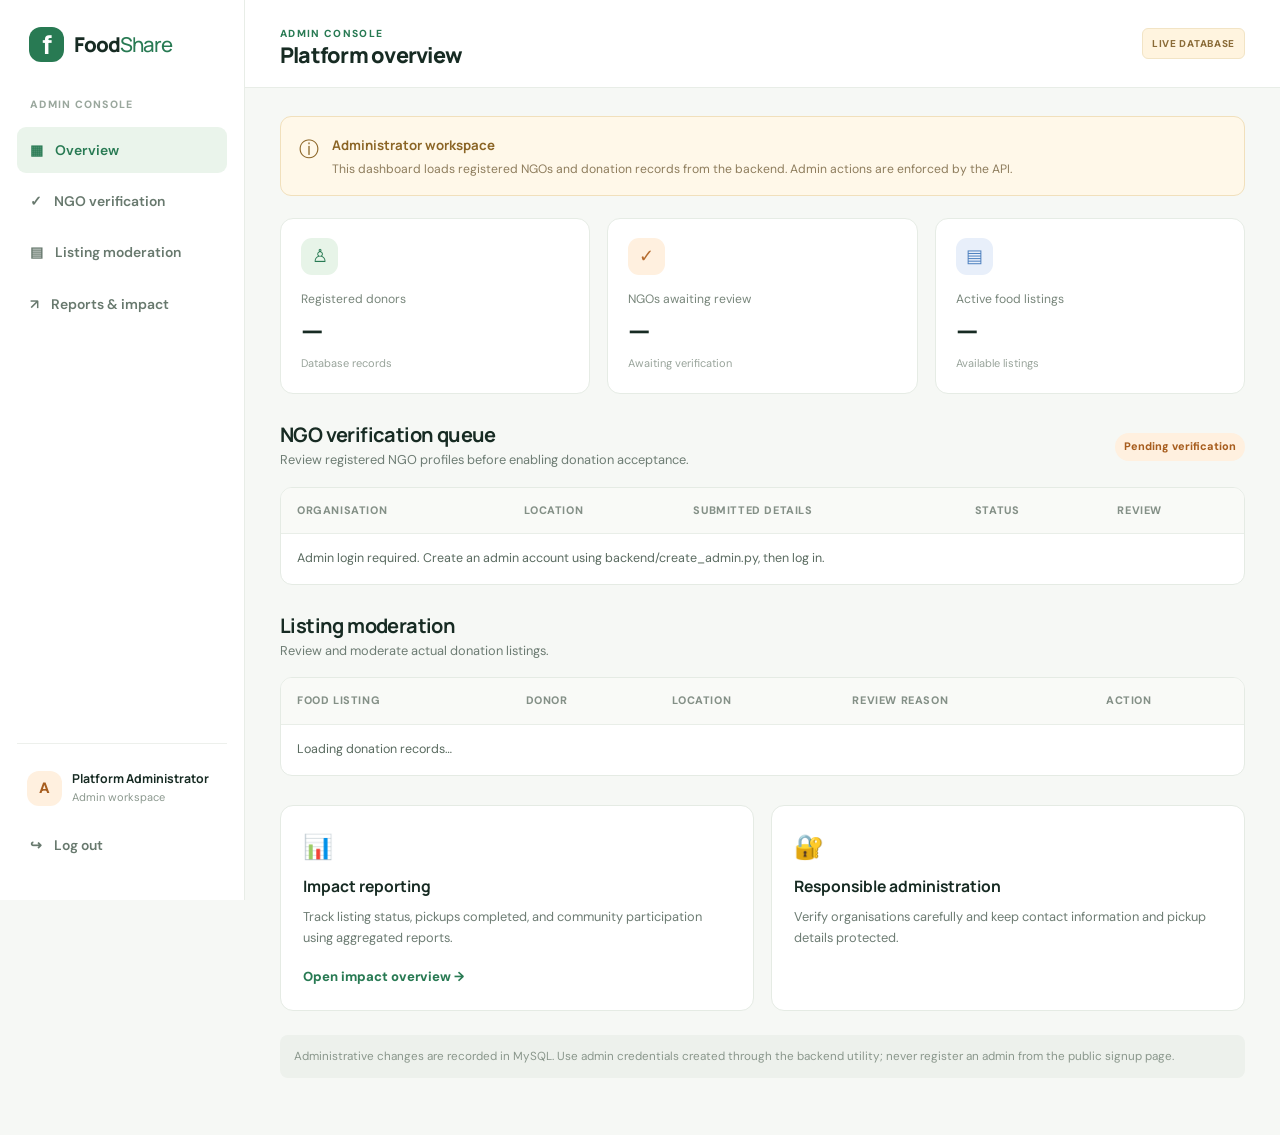
<file: Food Sharing Platform/frontend/admin-dashboard.html>
<!DOCTYPE html><html lang="en"><head><meta charset="UTF-8"><meta name="viewport" content="width=device-width, initial-scale=1.0"><title>Admin Dashboard | FoodShare</title><link rel="stylesheet" href="style.css"></head><body class="dashboard-body"><div class="app-shell"><aside class="sidebar" id="sidebar"><a class="brand" href="index.html"><span class="brand-mark">f</span><span>Food<span class="brand-light">Share</span></span></a><div class="sidebar-label">ADMIN CONSOLE</div><a class="side-link active" href="admin-dashboard.html">▦ <span>Overview</span></a><a class="side-link" href="#verification">✓ <span>NGO verification</span></a><a class="side-link" href="#moderation">▤ <span>Listing moderation</span></a><a class="side-link" href="impact.html">↗ <span>Reports & impact</span></a><div class="sidebar-bottom"><div class="sidebar-user"><span class="user-avatar admin-avatar">A</span><div><strong>Platform Administrator</strong><small>Admin workspace</small></div></div><button class="side-link side-button" onclick="logout()">↪ <span>Log out</span></button></div></aside><main class="dashboard-main"><header class="dash-topbar"><button class="menu-toggle dash-menu" onclick="toggleSidebar()">☰</button><div><span class="eyebrow">ADMIN CONSOLE</span><h1>Platform overview</h1></div><div class="topbar-actions"><span class="demo-pill">LIVE DATABASE</span></div></header><div class="dash-content"><div class="admin-alert"><span>ⓘ</span><div><strong>Administrator workspace</strong><p>This dashboard loads registered NGOs and donation records from the backend. Admin actions are enforced by the API.</p></div></div><div class="stat-grid"><article class="stat-card"><span class="stat-icon green-bg">♙</span><small>Registered donors</small><strong>—</strong><span class="stat-foot">Database records</span></article><article class="stat-card"><span class="stat-icon orange-bg">✓</span><small>NGOs awaiting review</small><strong id="pendingNgoCount">—</strong><span class="stat-foot">Awaiting verification</span></article><article class="stat-card"><span class="stat-icon blue-bg">▤</span><small>Active food listings</small><strong>—</strong><span class="stat-foot">Available listings</span></article></div><section class="dash-section" id="verification"><div class="section-title-row"><div><h2>NGO verification queue</h2><p>Review registered NGO profiles before enabling donation acceptance.</p></div><span class="tag tag-orange" id="pendingNgoTag">Pending verification</span></div><div class="table-wrap"><table><thead><tr><th>Organisation</th><th>Location</th><th>Submitted details</th><th>Status</th><th>Review</th></tr></thead><tbody id="adminNgoRows"><tr><td colspan="5">Loading registered NGOs…</td></tr></tbody></table></div></section><section class="dash-section" id="moderation"><div class="section-title-row"><div><h2>Listing moderation</h2><p>Review and moderate actual donation listings.</p></div></div><div class="table-wrap"><table><thead><tr><th>Food listing</th><th>Donor</th><th>Location</th><th>Review reason</th><th>Action</th></tr></thead><tbody><tr><td colspan="5">Loading donation records…</td></tr></tbody></table></div></section><div class="two-col-dash"><section class="dash-panel"><div class="panel-icon">📊</div><h3>Impact reporting</h3><p>Track listing status, pickups completed, and community participation using aggregated reports.</p><a class="text-link" href="impact.html">Open impact overview →</a></section><section class="dash-panel"><div class="panel-icon">🔐</div><h3>Responsible administration</h3><p>Verify organisations carefully and keep contact information and pickup details protected.</p></section></div><p class="prototype-note">Administrative changes are recorded in MySQL. Use admin credentials created through the backend utility; never register an admin from the public signup page.</p></div></main></div><div id="toast" class="toast"></div><script src="script.js"></script></body></html>
</file>
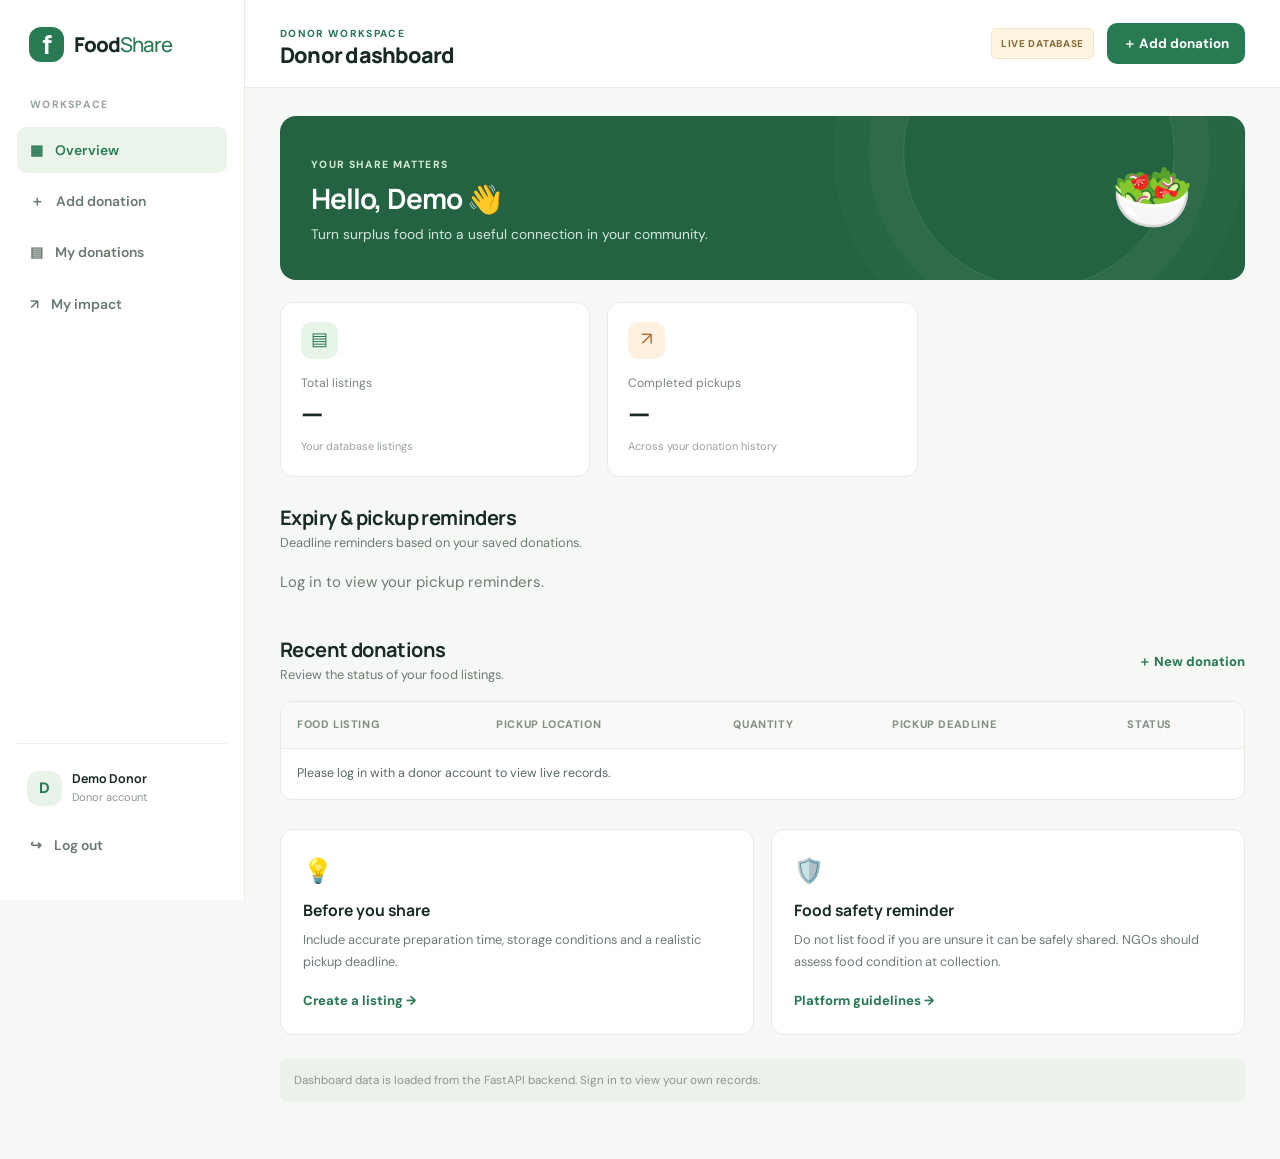
<file: Food Sharing Platform/frontend/donor-dashboard.html>
<!DOCTYPE html><html lang="en"><head><meta charset="UTF-8"><meta name="viewport" content="width=device-width, initial-scale=1.0"><title>Donor Dashboard | FoodShare</title><link rel="stylesheet" href="style.css"></head><body class="dashboard-body"><div class="app-shell"><aside class="sidebar" id="sidebar"><a class="brand" href="index.html"><span class="brand-mark">f</span><span>Food<span class="brand-light">Share</span></span></a><div class="sidebar-label">WORKSPACE</div><a class="side-link active" href="donor-dashboard.html">▦ <span>Overview</span></a><a class="side-link" href="add-donation.html">＋ <span>Add donation</span></a><a class="side-link" href="donor-dashboard.html#donations">▤ <span>My donations</span></a><a class="side-link" href="impact.html">↗ <span>My impact</span></a><div class="sidebar-bottom"><div class="sidebar-user"><span class="user-avatar">D</span><div><strong id="sideUserName">Demo Donor</strong><small>Donor account</small></div></div><button class="side-link side-button" onclick="logout()">↪ <span>Log out</span></button></div></aside><main class="dashboard-main"><header class="dash-topbar"><button class="menu-toggle dash-menu" onclick="toggleSidebar()">☰</button><div><span class="eyebrow">DONOR WORKSPACE</span><h1>Donor dashboard</h1></div><div class="topbar-actions"><span class="demo-pill">LIVE DATABASE</span><a href="add-donation.html" class="btn btn-primary btn-small">＋ Add donation</a></div></header><div class="dash-content"><div class="welcome-banner"><div><span class="eyebrow eyebrow-light">YOUR SHARE MATTERS</span><h2 id="donorWelcome">Hello, donor 👋</h2><p>Turn surplus food into a useful connection in your community.</p></div><div class="welcome-emoji">🥗</div></div><div class="stat-grid"><article class="stat-card"><span class="stat-icon green-bg">▤</span><small>Total listings</small><strong id="donorTotal">—</strong><span class="stat-foot">Your database listings</span></article><article class="stat-card"><span class="stat-icon orange-bg">↗</span><small>Completed pickups</small><strong id="donorCompleted">—</strong><span class="stat-foot">Across your donation history</span></article></div>
<section class="dash-section" id="expiryAlerts"><div class="section-title-row"><div><h2>Expiry & pickup reminders</h2><p>Deadline reminders based on your saved donations.</p></div></div><div id="donorAlerts" class="alerts-list"><p>Loading deadline reminders…</p></div></section>
<section class="dash-section" id="donations"><div class="section-title-row"><div><h2>Recent donations</h2><p>Review the status of your food listings.</p></div><a href="add-donation.html" class="text-link">＋ New donation</a></div><div class="table-wrap"><table><thead><tr><th>Food listing</th><th>Pickup location</th><th>Quantity</th><th>Pickup deadline</th><th>Status</th></tr></thead><tbody id="donorDonationRows"><tr><td colspan="5">Loading your database donations…</td></tr></tbody></table></div></section><div class="two-col-dash"><section class="dash-panel"><div class="panel-icon">💡</div><h3>Before you share</h3><p>Include accurate preparation time, storage conditions and a realistic pickup deadline.</p><a href="add-donation.html" class="text-link">Create a listing →</a></section><section class="dash-panel"><div class="panel-icon">🛡️</div><h3>Food safety reminder</h3><p>Do not list food if you are unsure it can be safely shared. NGOs should assess food condition at collection.</p><a href="index.html#impact" class="text-link">Platform guidelines →</a></section></div><p class="prototype-note">Dashboard data is loaded from the FastAPI backend. Sign in to view your own records.</p></div></main></div><div id="toast" class="toast"></div><script src="script.js"></script></body></html>
</file>
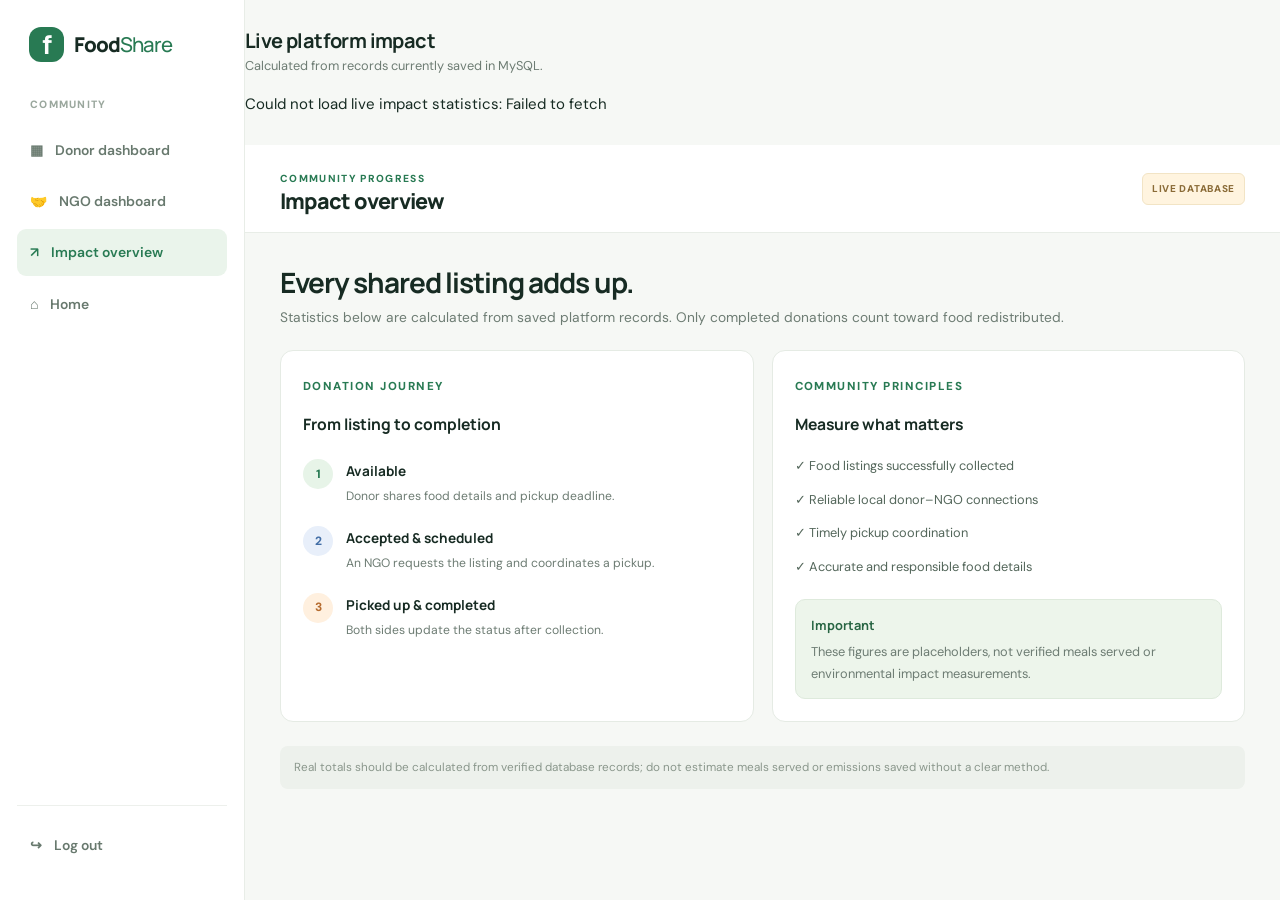
<file: Food Sharing Platform/frontend/impact.html>
<!DOCTYPE html><html lang="en"><head><meta charset="UTF-8"><meta name="viewport" content="width=device-width, initial-scale=1.0"><title>Impact Overview | FoodShare</title><link rel="stylesheet" href="style.css"></head><body class="dashboard-body"><div class="app-shell"><aside class="sidebar" id="sidebar"><a class="brand" href="index.html"><span class="brand-mark">f</span><span>Food<span class="brand-light">Share</span></span></a><div class="sidebar-label">COMMUNITY</div><a class="side-link" href="donor-dashboard.html">▦ <span>Donor dashboard</span></a><a class="side-link" href="ngo-dashboard.html">🤝 <span>NGO dashboard</span></a><a class="side-link active" href="impact.html">↗ <span>Impact overview</span></a><a class="side-link" href="index.html">⌂ <span>Home</span></a><div class="sidebar-bottom"><button class="side-link side-button" onclick="logout()">↪ <span>Log out</span></button></div></aside><main class="dashboard-main"><section class="dash-section"><div class="section-title-row"><div><h2>Live platform impact</h2><p>Calculated from records currently saved in MySQL.</p></div></div><div id="impactStats" class="stats-grid"><p>Loading statistics…</p></div></section><header class="dash-topbar"><button class="menu-toggle dash-menu" onclick="toggleSidebar()">☰</button><div><span class="eyebrow">COMMUNITY PROGRESS</span><h1>Impact overview</h1></div><span class="demo-pill">LIVE DATABASE</span></header><div class="dash-content"><div class="page-intro"><h2>Every shared listing adds up.</h2><p>Statistics below are calculated from saved platform records. Only completed donations count toward food redistributed.</p></div><div class="impact-content-grid"><section class="dash-panel"><span class="eyebrow">DONATION JOURNEY</span><h3>From listing to completion</h3><div class="journey-list"><div><span class="journey-dot green-dot">1</span><div><strong>Available</strong><p>Donor shares food details and pickup deadline.</p></div></div><div><span class="journey-dot blue-dot">2</span><div><strong>Accepted & scheduled</strong><p>An NGO requests the listing and coordinates a pickup.</p></div></div><div><span class="journey-dot orange-dot">3</span><div><strong>Picked up & completed</strong><p>Both sides update the status after collection.</p></div></div></div></section><section class="dash-panel"><span class="eyebrow">COMMUNITY PRINCIPLES</span><h3>Measure what matters</h3><ul class="principle-list"><li>✓ Food listings successfully collected</li><li>✓ Reliable local donor–NGO connections</li><li>✓ Timely pickup coordination</li><li>✓ Accurate and responsible food details</li></ul><div class="demo-hint"><strong>Important</strong><p>These figures are placeholders, not verified meals served or environmental impact measurements.</p></div></section></div><p class="prototype-note">Real totals should be calculated from verified database records; do not estimate meals served or emissions saved without a clear method.</p></div></main></div><div id="toast" class="toast"></div><script src="script.js"></script></body></html>
</file>
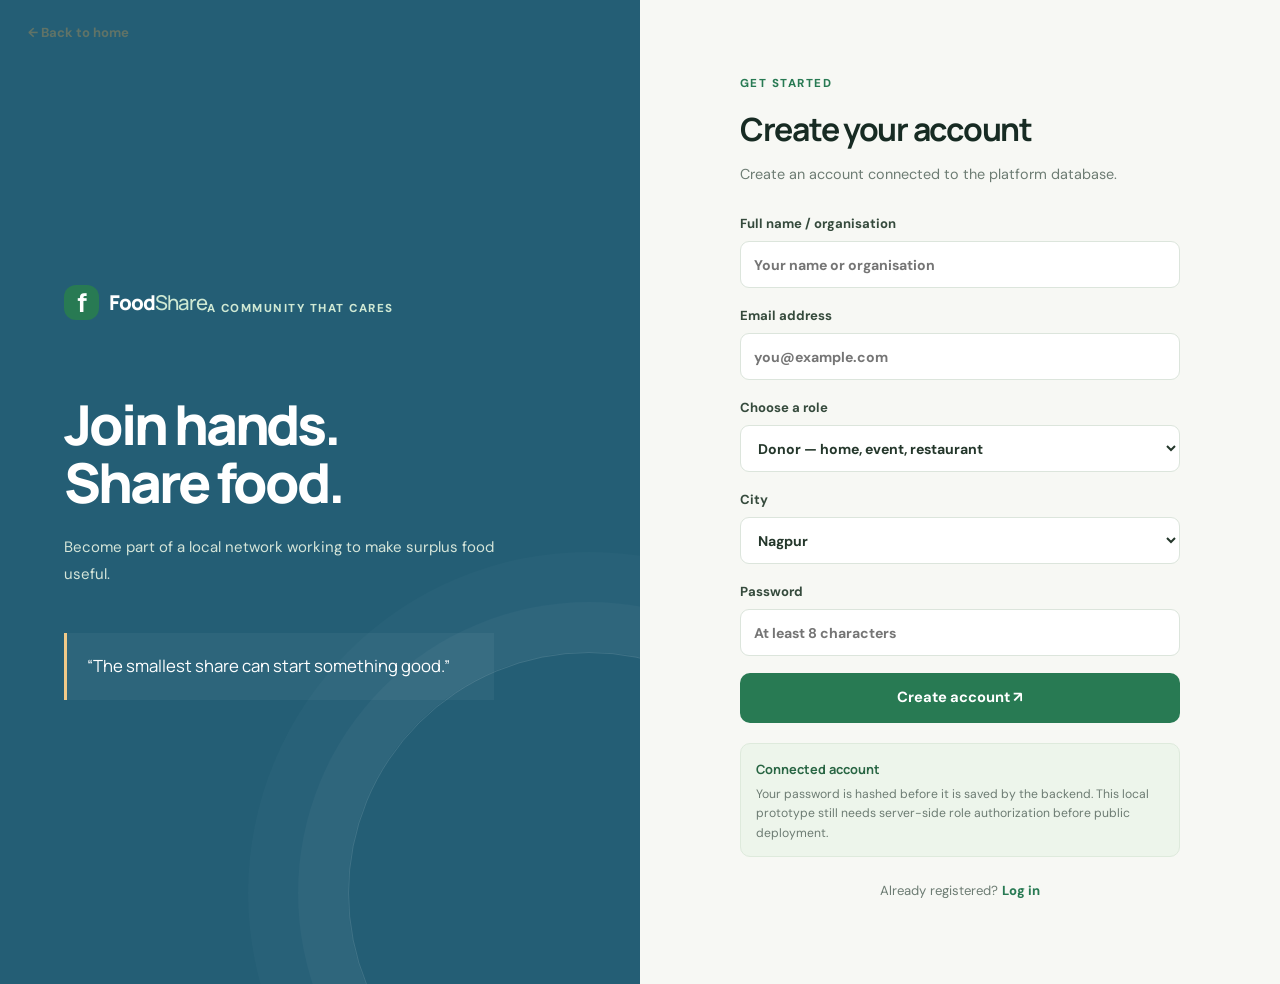
<file: Food Sharing Platform/frontend/register.html>
<!DOCTYPE html><html lang="en"><head><meta charset="UTF-8"><meta name="viewport" content="width=device-width, initial-scale=1.0"><title>Create account | FoodShare</title><link rel="stylesheet" href="style.css"></head><body class="auth-page"><a class="auth-back" href="index.html">← Back to home</a><div class="auth-layout"><div class="auth-art register-art"><div class="auth-art-content"><a class="brand brand-white" href="index.html"><span class="brand-mark">f</span><span>Food<span class="brand-light">Share</span></span></a><span class="eyebrow eyebrow-light">A COMMUNITY THAT CARES</span><h1>Join hands.<br>Share food.</h1><p>Become part of a local network working to make surplus food useful.</p><div class="auth-quote">“The smallest share can start something good.”</div></div></div><div class="auth-panel"><div class="auth-form-wrap"><span class="eyebrow">GET STARTED</span><h2>Create your account</h2><p class="muted">Create an account connected to the platform database.</p><form id="registerForm" onsubmit="return handleRegister(event)"><label>Full name / organisation<input id="regName" type="text" placeholder="Your name or organisation" required></label><label>Email address<input id="regEmail" type="email" placeholder="you@example.com" required></label><label>Choose a role<select id="regRole" required><option value="donor">Donor — home, event, restaurant</option><option value="ngo">NGO / Community organisation</option></select></label><label>City<select id="regCity" required><option>Nagpur</option><option>Indore</option></select></label><div id="ngoFields" hidden><label>Organisation name<input id="regOrganization" type="text" placeholder="Registered organisation name"></label><label>Collection capacity (kg)<input id="regCapacity" type="number" min="1" max="100000" value="50"></label><label>Accepted food categories<input id="regCategories" type="text" value="cooked meals,bakery,fresh produce,packaged food,dairy,other" maxlength="500"></label><div class="form-row"><label>Latitude (optional)<input id="regLatitude" type="number" min="-90" max="90" step="any" placeholder="21.1458"></label><label>Longitude (optional)<input id="regLongitude" type="number" min="-180" max="180" step="any" placeholder="79.0882"></label></div><p class="muted">New NGOs require administrator verification before accepting donations. If coordinates are omitted, the selected city's approximate centre is used.</p></div><label>Password<input id="regPassword" type="password" placeholder="At least 8 characters" minlength="8" required></label><button class="btn btn-primary btn-full" type="submit">Create account ↗</button></form><div class="demo-hint"><strong>Connected account</strong><p>Your password is hashed before it is saved by the backend. This local prototype still needs server-side role authorization before public deployment.</p></div><p class="auth-switch">Already registered? <a href="login.html">Log in</a></p></div></div></div><script src="script.js"></script></body></html>
</file>
<file: Food Sharing Platform/frontend/style.css>
@import url('https://fonts.googleapis.com/css2?family=DM+Sans:wght@400;500;600;700&family=Manrope:wght@400;500;600;700;800&display=swap');
:root{--green:#287a53;--green-dark:#175b3a;--green-soft:#e8f4eb;--ink:#172b23;--muted:#6d7c73;--line:#e3eae4;--cream:#f7f8f3;--white:#fff;--orange:#d98a43;--blue:#4e81bf;--shadow:0 12px 35px rgba(29,66,45,.08)}
*{box-sizing:border-box}html{scroll-behavior:smooth}body{margin:0;font-family:'DM Sans',sans-serif;color:var(--ink);background:#fff;font-size:15px;line-height:1.6}h1,h2,h3,h4,strong,.brand{font-family:'Manrope',sans-serif}h1,h2,h3,p{margin-top:0}h1{font-size:clamp(2.8rem,5.4vw,5rem);line-height:1.06;letter-spacing:-.055em;font-weight:800;margin-bottom:22px}h2{font-size:clamp(1.8rem,3.3vw,2.8rem);line-height:1.15;letter-spacing:-.04em;margin-bottom:15px}h3{font-size:1.12rem;line-height:1.3;margin-bottom:9px}p{color:var(--muted)}a{color:inherit;text-decoration:none}button,input,select,textarea{font:inherit}button,a,select{ -webkit-tap-highlight-color:transparent}.site-header{height:82px;padding:0 6.2%;display:flex;align-items:center;justify-content:space-between;border-bottom:1px solid #edf1eb;background:rgba(255,255,255,.94);position:sticky;top:0;z-index:20;backdrop-filter:blur(12px)}.brand{display:inline-flex;align-items:center;gap:10px;font-size:1.28rem;font-weight:800;letter-spacing:-.05em}.brand-mark{display:grid;place-items:center;width:35px;height:35px;border-radius:12px;background:var(--green);color:#fff;font-family:'Manrope',sans-serif;font-size:1.6rem;font-weight:800;line-height:1}.brand-light{font-weight:500;color:var(--green)}.nav-links{display:flex;align-items:center;gap:30px;font-size:.9rem;font-weight:600}.nav-links>a:not(.btn):hover,.site-footer a:hover{color:var(--green)}.nav-login{margin-left:10px}.btn{border:1px solid transparent;border-radius:10px;min-height:48px;padding:12px 19px;display:inline-flex;align-items:center;justify-content:center;gap:12px;font-weight:700;font-size:.92rem;cursor:pointer;transition:transform .18s,background .18s,border .18s}.btn:hover{transform:translateY(-1px)}.btn-primary{background:var(--green);color:#fff}.btn-primary:hover{background:var(--green-dark)}.btn-outline{background:transparent;border-color:#cbd8cd;color:var(--ink)}.btn-outline:hover{border-color:var(--green);color:var(--green)}.btn-light{background:#fff;color:var(--green-dark)}.btn-small{min-height:40px;padding:9px 15px;font-size:.84rem}.btn-full{width:100%}.btn-muted{background:#e7eee8!important;color:#607467!important}.text-green{color:var(--green)}.hero{padding:78px 8.3% 68px;display:grid;grid-template-columns:1.02fr .98fr;align-items:center;gap:5.5%;max-width:1600px;margin:auto;overflow:hidden}.eyebrow{display:inline-flex;align-items:center;gap:9px;color:var(--green);font-size:.72rem;letter-spacing:.13em;font-weight:800;margin-bottom:18px}.dot{height:8px;width:8px;background:#65ad7c;border-radius:50%;box-shadow:0 0 0 4px #e7f4e9}.hero-sub{font-size:1.05rem;line-height:1.8;max-width:540px;margin-bottom:28px}.hero-actions{display:flex;gap:12px;flex-wrap:wrap}.hero-proof{display:flex;align-items:center;gap:14px;margin-top:35px}.avatar-stack{display:flex}.avatar-stack span{width:37px;height:37px;border-radius:50%;display:grid;place-items:center;background:#f1f5ec;border:3px solid white;margin-right:-8px;font-size:1rem}.hero-proof strong,.hero-proof small{display:block}.hero-proof strong{font-size:.78rem}.hero-proof small{font-size:.74rem;color:var(--muted)}.hero-visual{height:475px;position:relative}.hero-photo{width:100%;height:100%;object-fit:cover;border-radius:42% 42% 18px 18px;box-shadow:var(--shadow)}.hero-visual:after{content:"";position:absolute;inset:0;border-radius:42% 42% 18px 18px;background:linear-gradient(180deg,transparent 60%,rgba(16,43,28,.14));pointer-events:none}.floating-card{position:absolute;z-index:2;background:#fff;box-shadow:0 15px 45px #173e2920;border:1px solid #edf0eb;border-radius:15px;padding:13px 17px;display:flex;align-items:center;gap:12px}.float-top{top:48px;left:-36px}.float-bottom{bottom:36px;right:-24px}.float-icon{width:42px;height:42px;display:grid;place-items:center;background:#e9f5e9;border-radius:12px;color:var(--green);font-size:1.35rem}.float-icon.orange{background:#fff0e1;color:#c47732}.floating-card strong,.floating-card small{display:block}.floating-card strong{font-size:.83rem}.floating-card small{font-size:.72rem;color:var(--muted)}.hero-sticker{position:absolute;z-index:3;right:22px;top:16px;background:#f4ce8b;color:#503b1c;width:90px;height:90px;border-radius:50%;display:grid;align-content:center;text-align:center;line-height:1.25;font-size:.8rem;transform:rotate(9deg)}.hero-sticker b{font-size:.93rem}.trust-strip{background:#f6f8f2;display:grid;grid-template-columns:repeat(4,1fr);padding:25px 9%;gap:20px}.trust-strip div{display:flex;align-items:center;gap:13px;border-right:1px solid #dfe7dd}.trust-strip div:last-child{border:0}.trust-strip strong{font-size:.75rem;color:var(--green)}.trust-strip span{font-size:.87rem;font-weight:700}.section{padding:85px 8.3%;max-width:1600px;margin:auto}.section-soft{background:var(--cream);max-width:none}.section-soft>*{max-width:1320px;margin-left:auto;margin-right:auto}.section-heading{max-width:700px;text-align:center;margin-bottom:35px}.section-heading p{max-width:560px;margin:0 auto}.row-heading{max-width:none;text-align:left;display:flex;justify-content:space-between;align-items:end;gap:20px}.row-heading p{margin-bottom:0}.steps-grid{display:grid;grid-template-columns:repeat(3,1fr);gap:22px}.step-card{position:relative;background:#fff;border:1px solid #e9eee7;border-radius:17px;padding:28px 27px;min-height:230px}.step-number{position:absolute;top:24px;right:25px;font-size:.76rem;color:#a1afa3;font-weight:800}.step-icon{font-size:1.65rem;width:55px;height:55px;border-radius:16px;background:#eaf4e9;display:grid;place-items:center;margin-bottom:22px}.step-card:nth-child(2) .step-icon{background:#fff0df}.step-card:nth-child(3) .step-icon{background:#e9effa}.step-card p{font-size:.91rem;margin-bottom:0;line-height:1.75}.filter-bar{display:flex;gap:12px;margin:28px 0 23px}.search-box{display:flex;align-items:center;gap:9px;flex:1;min-width:180px;padding:0 14px;border:1px solid var(--line);border-radius:10px;color:#849188;background:#fff;font-size:1.25rem}.search-box input{border:0;outline:0;width:100%;height:46px;color:var(--ink);font-size:.88rem;background:transparent}.filter-bar select{min-width:160px;border:1px solid var(--line);border-radius:10px;background:#fff;padding:0 14px;color:#516258;outline-color:#9fc5a8}.listing-grid{display:grid;grid-template-columns:repeat(3,1fr);gap:22px}.food-card{border:1px solid #e6ece5;border-radius:16px;overflow:hidden;background:#fff;transition:transform .2s,box-shadow .2s}.food-card:hover{transform:translateY(-3px);box-shadow:var(--shadow)}.food-card>img{width:100%;height:190px;object-fit:cover;background:#e7eee5}.food-card-body{padding:18px 19px 19px}.card-topline{display:flex;align-items:center;justify-content:space-between;gap:8px;margin-bottom:11px}.tag{display:inline-flex;align-items:center;border-radius:100px;padding:5px 9px;font-size:.68rem;font-weight:800;white-space:nowrap}.tag-green{background:#e5f3e7;color:#287a53}.tag-orange{background:#fff0df;color:#a75d1e}.tag-blue{background:#e8effa;color:#426ea6}.time-left{font-size:.72rem;color:#9a7040}.food-card h3{font-size:1.08rem;margin-bottom:5px}.location{font-size:.8rem;margin-bottom:15px}.food-meta{display:flex;justify-content:space-between;gap:8px;border-top:1px solid #edf0eb;padding-top:13px;font-size:.74rem;color:#65756a}.card-link{display:flex;justify-content:space-between;align-items:center;color:var(--green);font-weight:800;font-size:.82rem;margin-top:16px}.card-link span{font-size:1.1rem}.center-action{text-align:center;margin-top:30px}.impact-band{padding:70px 10%;display:grid;grid-template-columns:1fr 1fr;gap:8%;align-items:center;background:#1f6041;color:#fff}.impact-band .eyebrow{color:#b7e2c2}.eyebrow-light{color:#d0e9d4}.impact-band h2{font-size:clamp(2rem,3.5vw,3.2rem)}.impact-band p{color:#d3e3d7;max-width:470px;margin-bottom:25px}.impact-stats{display:grid;grid-template-columns:1fr 1fr;gap:14px}.impact-stats>div{padding:23px;border:1px solid #ffffff30;background:#ffffff0b;border-radius:14px}.impact-stats>div:first-child{grid-column:span 2}.impact-stats span{font-size:1.45rem;display:block;margin-bottom:12px;color:#bce6c5}.impact-stats strong,.impact-stats small{display:block}.impact-stats strong{font-size:.9rem}.impact-stats small{font-size:.77rem;color:#d3e3d7;margin-top:5px}.safety-note{max-width:1200px;margin:45px auto;padding:22px 25px;display:flex;gap:16px;align-items:flex-start;background:#fff8eb;border:1px solid #f3e2c5;border-radius:13px;width:calc(100% - 48px)}.safety-icon{width:30px;height:30px;border-radius:50%;background:#f3dfb6;color:#825a1e;display:grid;place-items:center;font-weight:800;flex-shrink:0}.safety-note strong{font-size:.9rem}.safety-note p{font-size:.82rem;margin:4px 0 0;line-height:1.65}.site-footer{padding:35px 8.3% 25px;background:#f7f8f4;display:grid;grid-template-columns:1fr 1fr;align-items:center;gap:12px}.site-footer>p{margin:0;font-size:.85rem}.site-footer>div{grid-column:1/-1;display:flex;gap:22px;font-size:.8rem;color:#5d7063}.site-footer>small{grid-column:1/-1;border-top:1px solid #e4eae2;padding-top:18px;color:#879289;font-size:.74rem}.menu-toggle{display:none;background:transparent;border:0;font-size:1.5rem;color:var(--ink);cursor:pointer}
 /* Auth */.auth-page{background:#f7f8f4;min-height:100vh}.auth-back{position:absolute;top:22px;left:28px;z-index:3;font-size:.82rem;color:#607367;font-weight:700}.auth-layout{min-height:100vh;display:grid;grid-template-columns:1fr 1fr}.auth-art{background:#1f6041;position:relative;overflow:hidden;display:flex;align-items:center;padding:70px 10%;color:white}.auth-art:after{content:"";position:absolute;width:480px;height:480px;border:1px solid #ffffff20;border-radius:50%;right:-190px;bottom:-150px;box-shadow:0 0 0 50px #ffffff08,0 0 0 100px #ffffff05}.auth-art-content{max-width:500px;position:relative;z-index:1}.brand-white{color:#fff;margin-bottom:75px}.brand-white .brand-light{color:#cde8d3}.auth-art .eyebrow{margin-top:15px}.auth-art h1{font-size:clamp(2.8rem,4.3vw,4.5rem)}.auth-art p{color:#d5e5d9;max-width:430px;line-height:1.8}.auth-art img{width:100%;max-width:390px;height:170px;object-fit:cover;border-radius:16px;margin-top:28px;opacity:.88}.register-art{background:#245e75}.auth-panel{display:flex;align-items:center;justify-content:center;padding:70px 8%}.auth-form-wrap{width:100%;max-width:440px}.auth-form-wrap h2{font-size:2rem}.muted{font-size:.9rem;margin-bottom:27px}.auth-form-wrap form{display:grid;gap:17px}.auth-form-wrap label,.donation-form label{display:grid;gap:7px;font-size:.82rem;font-weight:700;color:#354a3c}.auth-form-wrap input,.auth-form-wrap select,.donation-form input,.donation-form select,.donation-form textarea{width:100%;min-height:47px;border:1px solid #dce5dc;border-radius:9px;padding:11px 13px;background:#fff;color:#24372b;outline-color:#8bb99a;font-size:.88rem}.auth-form-wrap input:focus,.auth-form-wrap select:focus,.donation-form input:focus,.donation-form select:focus,.donation-form textarea:focus{border-color:#8bb99a;box-shadow:0 0 0 3px #e4f1e6}.demo-hint{background:#edf5eb;border:1px solid #deeadc;border-radius:10px;padding:13px 15px;margin-top:20px}.demo-hint strong{font-size:.8rem;color:#286543}.demo-hint p{font-size:.76rem;line-height:1.6;margin:4px 0 0}.auth-switch{text-align:center;font-size:.82rem;margin-top:23px}.auth-switch a{font-weight:800;color:var(--green)}.auth-quote{margin-top:45px;padding:20px;border-left:3px solid #f0ca89;background:#ffffff0b;font-family:'Manrope',sans-serif;font-size:1.05rem}
 /* Dashboard */.dashboard-body{background:#f6f8f5}.app-shell{min-height:100vh;display:flex}.sidebar{width:245px;flex-shrink:0;background:#fff;border-right:1px solid #e8ede7;padding:27px 17px;display:flex;flex-direction:column;position:fixed;top:0;bottom:0;left:0;z-index:30}.sidebar .brand{padding:0 12px 35px}.sidebar-label{font-size:.66rem;letter-spacing:.12em;color:#9aa79d;font-weight:800;padding:0 13px 13px}.side-link{display:flex;align-items:center;gap:12px;padding:12px 13px;border-radius:9px;color:#68796e;font-size:.87rem;font-weight:600;margin-bottom:5px}.side-link.active{background:#eaf4eb;color:var(--green)}.side-link:hover{background:#f2f6f1}.sidebar-bottom{margin-top:auto;border-top:1px solid #edf0ec;padding-top:16px}.sidebar-user{display:flex;align-items:center;gap:10px;padding:9px 10px 15px}.user-avatar{width:35px;height:35px;display:grid;place-items:center;border-radius:12px;background:#e8f4e9;color:var(--green);font-weight:800}.ngo-avatar{background:#e8effa;color:#426ea6}.admin-avatar{background:#fff0df;color:#a75d1e}.sidebar-user strong,.sidebar-user small{display:block}.sidebar-user strong{font-size:.77rem;max-width:145px;overflow:hidden;text-overflow:ellipsis;white-space:nowrap}.sidebar-user small{font-size:.69rem;color:#8b988e}.side-button{width:100%;border:0;background:transparent;text-align:left;cursor:pointer}.dashboard-main{margin-left:245px;width:calc(100% - 245px);min-width:0}.dash-topbar{height:88px;background:#fff;border-bottom:1px solid #e8ede7;padding:0 35px;display:flex;align-items:center;justify-content:space-between;gap:15px}.dash-topbar .eyebrow{font-size:.64rem;margin-bottom:2px}.dash-topbar h1{font-size:1.35rem;letter-spacing:-.035em;margin:0}.topbar-actions{display:flex;align-items:center;gap:13px}.demo-pill{font-size:.62rem;letter-spacing:.07em;font-weight:800;color:#8a6b37;background:#fff4df;border:1px solid #f2e4c5;padding:7px 9px;border-radius:6px;white-space:nowrap}.dash-content{padding:28px 35px 45px;max-width:1500px;margin:auto}.welcome-banner{padding:28px 31px;background:#236342;border-radius:16px;color:#fff;display:flex;align-items:center;justify-content:space-between;gap:20px;overflow:hidden;position:relative}.welcome-banner:after{content:"";position:absolute;right:70px;top:-100px;width:270px;height:270px;border:1px solid #ffffff20;border-radius:50%;box-shadow:0 0 0 35px #ffffff07,0 0 0 70px #ffffff06}.welcome-banner .eyebrow{margin-bottom:9px;font-size:.65rem}.welcome-banner h2{font-size:1.75rem;margin-bottom:8px}.welcome-banner p{color:#d6e8db;font-size:.86rem;margin-bottom:0}.welcome-emoji{position:relative;z-index:1;font-size:4.2rem;margin:0 20px}.ngo-banner{background:#315f81}.stat-grid{display:grid;grid-template-columns:repeat(3,1fr);gap:17px;margin:22px 0 29px}.stat-card{background:#fff;border:1px solid #e6ece5;border-radius:13px;padding:19px 20px;min-width:0}.stat-icon{width:37px;height:37px;border-radius:11px;display:grid;place-items:center;font-size:1.15rem;margin-bottom:15px}.green-bg{background:#e7f4e8;color:#287a53}.orange-bg{background:#fff0df;color:#b56b2e}.blue-bg{background:#e8effa;color:#4e81bf}.stat-card small{display:block;color:#78867b;font-size:.76rem}.stat-card>strong{display:block;font-size:1.8rem;line-height:1.4;letter-spacing:-.04em}.stat-foot{font-size:.69rem;color:#99a49b}.dash-section{margin:29px 0}.section-title-row{display:flex;justify-content:space-between;align-items:center;gap:15px;margin-bottom:16px}.section-title-row h2{font-size:1.25rem;letter-spacing:-.03em;margin:0 0 4px}.section-title-row p{font-size:.8rem;margin:0}.text-link{color:var(--green);font-size:.82rem;font-weight:800;white-space:nowrap}.table-wrap{overflow-x:auto;border:1px solid #e5ebe4;border-radius:12px;background:#fff}table{border-collapse:collapse;width:100%;min-width:680px;text-align:left}th{background:#f9faf7;color:#849087;font-size:.68rem;text-transform:uppercase;letter-spacing:.055em;font-weight:800;padding:14px 16px;border-bottom:1px solid #e9eee8}td{padding:15px 16px;border-bottom:1px solid #edf0ec;color:#596a5f;font-size:.78rem}tbody tr:last-child td{border-bottom:0}td strong,td small{display:block}td strong{color:#263a2d;font-size:.79rem}td small{font-size:.68rem;color:#97a198;margin-top:3px}.status{display:inline-flex;padding:5px 8px;border-radius:100px;font-size:.67rem;font-weight:800;white-space:nowrap}.status-pending{background:#fff3dd;color:#a56a20}.status-blue{background:#e8effa;color:#426ea6}.status-green{background:#e5f4e8;color:#287a53}.status-rejected{background:#fde8e6;color:#a33e35}.table-action{border:1px solid #d7e5d8;background:#f0f7f0;color:#287a53;padding:6px 9px;border-radius:6px;font-size:.7rem;font-weight:800;cursor:pointer;white-space:nowrap}.table-action:hover{background:#e2f0e3}.table-action:disabled{opacity:.55;cursor:default}.danger-action{color:#a33e35;background:#fff0ef;border-color:#f0d7d5}.two-col-dash{display:grid;grid-template-columns:1fr 1fr;gap:17px}.dash-panel{background:#fff;border:1px solid #e5ebe4;border-radius:13px;padding:22px}.panel-icon{font-size:1.5rem;margin-bottom:10px}.dash-panel h3{font-size:.98rem}.dash-panel p{font-size:.8rem;line-height:1.7}.dash-panel .text-link{display:inline-block;margin-top:4px}.prototype-note{font-size:.73rem;line-height:1.65;color:#8a978c;padding:12px 14px;border-radius:8px;background:#edf1ec;margin-top:24px}.dashboard-filter{margin-top:15px}.listing-grid-dash{grid-template-columns:repeat(3,minmax(0,1fr))}.listing-grid-dash .food-card>img{height:145px}.listing-grid-dash .food-card-body{padding:15px}.listing-grid-dash .food-meta{font-size:.68rem}.listing-grid-dash .btn{margin-top:16px;font-size:.78rem;min-height:40px}.admin-alert{display:flex;gap:13px;padding:16px 18px;border:1px solid #f1e0bc;background:#fff8e9;border-radius:11px;color:#8b6526;margin-bottom:22px}.admin-alert>span{font-size:1.25rem}.admin-alert strong{font-size:.83rem}.admin-alert p{font-size:.76rem;margin:3px 0 0;color:#8e7d5d}.narrow-content{max-width:1000px}.page-intro{margin:5px 0 22px}.page-intro h2{font-size:1.75rem;margin-bottom:7px}.page-intro p{font-size:.86rem}.form-card{background:#fff;border:1px solid #e4ebe3;border-radius:15px;padding:28px}.form-section-title{display:flex;align-items:flex-start;gap:13px;margin-bottom:19px}.form-section-title>span{width:32px;height:32px;display:grid;place-items:center;background:#e8f4e9;border-radius:10px;color:var(--green);font-size:.75rem;font-weight:800}.form-section-title h3{font-size:1.02rem;margin:0 0 4px}.form-section-title p{font-size:.77rem;margin:0}.form-grid{display:grid;grid-template-columns:1fr 1fr;gap:17px 20px}.form-grid .full-field{grid-column:1/-1}.donation-form textarea{resize:vertical;min-height:80px}.form-section-spaced{margin-top:34px}.safety-check{display:flex!important;grid-template-columns:none!important;align-items:flex-start;gap:10px!important;padding:15px;background:#fff8eb;border-radius:9px;margin-top:22px;font-weight:500!important;font-size:.78rem!important}.safety-check input{width:17px;height:17px;min-height:auto;margin-top:3px;accent-color:var(--green)}.form-actions{display:flex;justify-content:flex-end;gap:10px;margin-top:23px}.impact-content-grid{display:grid;grid-template-columns:1fr 1fr;gap:18px}.journey-list{display:grid;gap:19px;margin-top:25px}.journey-list>div{display:flex;gap:13px;align-items:flex-start}.journey-dot{height:30px;width:30px;display:grid;place-items:center;border-radius:50%;font-size:.75rem;font-weight:800;flex-shrink:0}.green-dot{background:#e7f4e8;color:#287a53}.blue-dot{background:#e8effa;color:#426ea6}.orange-dot{background:#fff0df;color:#b56b2e}.journey-list strong{font-size:.85rem}.journey-list p{font-size:.76rem;margin:3px 0 0}.principle-list{padding:0;list-style:none;display:grid;gap:13px;font-size:.8rem;color:#53665a;margin:22px 0}.toast{position:fixed;bottom:25px;right:25px;max-width:min(400px,calc(100vw - 40px));padding:13px 17px;border-radius:10px;background:#193e2b;color:#fff;box-shadow:0 12px 30px #102c1d30;font-size:.82rem;font-weight:600;opacity:0;transform:translateY(10px);pointer-events:none;transition:.25s;z-index:100}.toast-show{opacity:1;transform:translateY(0)}
@media(max-width:1050px){.site-header{padding:0 4%}.nav-links{gap:17px}.hero{padding:60px 6%;gap:4%}.hero-visual{height:400px}.section{padding:70px 6%}.impact-band{padding:60px 7%;gap:5%}.sidebar{width:220px}.dashboard-main{margin-left:220px;width:calc(100% - 220px)}.dash-content{padding:25px 24px}.dash-topbar{padding:0 24px}.listing-grid-dash{grid-template-columns:repeat(2,minmax(0,1fr))}}
@media(max-width:760px){.site-header{height:70px;padding:0 20px}.menu-toggle{display:block}.nav-links{display:none;position:absolute;top:69px;left:0;right:0;background:#fff;border-bottom:1px solid var(--line);padding:18px 22px 22px;flex-direction:column;align-items:stretch;gap:17px;box-shadow:var(--shadow)}.nav-links.nav-open{display:flex}.nav-links .btn{width:100%}.hero{grid-template-columns:1fr;padding:50px 22px 45px;gap:38px}.hero h1{font-size:clamp(2.8rem,12vw,4.1rem)}.hero-sub{font-size:.96rem}.hero-visual{height:350px;margin:0 10px}.float-top{left:-13px;top:28px}.float-bottom{right:-10px;bottom:20px}.hero-sticker{width:74px;height:74px;font-size:.7rem;right:5px}.trust-strip{grid-template-columns:1fr 1fr;padding:22px;gap:18px}.trust-strip div{border:0}.trust-strip span{font-size:.8rem}.section{padding:58px 22px}.section-heading{text-align:left}.section-heading p{margin:0}.steps-grid,.listing-grid{grid-template-columns:1fr;gap:15px}.step-card{min-height:0;padding:22px}.step-icon{margin-bottom:15px}.row-heading{align-items:flex-start;flex-direction:column}.filter-bar{flex-direction:column}.filter-bar select{height:46px;width:100%}.food-card>img{height:205px}.impact-band{grid-template-columns:1fr;padding:52px 23px;gap:30px}.impact-stats{gap:10px}.impact-stats>div{padding:16px}.safety-note{margin:28px auto;padding:17px;width:calc(100% - 34px)}.site-footer{padding:30px 22px;grid-template-columns:1fr}.site-footer>div,.site-footer>small{grid-column:1}.auth-layout{grid-template-columns:1fr}.auth-art{display:none}.auth-panel{padding:85px 23px 35px;align-items:flex-start}.auth-back{top:20px;left:22px}.auth-form-wrap h2{font-size:1.8rem}.app-shell{display:block}.sidebar{width:255px;transform:translateX(-105%);transition:transform .25s;box-shadow:15px 0 40px #16351b14}.sidebar.sidebar-open{transform:translateX(0)}.dashboard-main{margin-left:0;width:100%}.dash-topbar{height:78px;padding:0 17px}.dash-menu{display:block;font-size:1.25rem}.dash-topbar h1{font-size:1.05rem}.dash-topbar .eyebrow{font-size:.57rem}.topbar-actions{gap:7px}.topbar-actions .btn{padding:8px 10px;min-height:35px;font-size:.72rem}.demo-pill{font-size:.53rem;padding:6px}.dash-content{padding:18px 15px 35px}.welcome-banner{padding:23px 20px}.welcome-banner h2{font-size:1.35rem}.welcome-banner p{font-size:.78rem}.welcome-emoji{font-size:2.7rem;margin:0}.stat-grid{gap:9px;margin:15px 0 22px}.stat-card{padding:13px 12px}.stat-icon{width:31px;height:31px;font-size:.95rem;margin-bottom:9px}.stat-card small{font-size:.67rem}.stat-card>strong{font-size:1.45rem}.stat-foot{font-size:.6rem}.section-title-row h2{font-size:1.1rem}.section-title-row p{font-size:.73rem}.text-link{font-size:.75rem}.two-col-dash,.impact-content-grid{grid-template-columns:1fr}.dash-panel{padding:18px}.listing-grid-dash{grid-template-columns:1fr}.listing-grid-dash .food-card>img{height:190px}.dashboard-filter{gap:9px}.form-card{padding:19px 15px}.form-grid{grid-template-columns:1fr;gap:15px}.form-grid .full-field{grid-column:auto}.form-section-spaced{margin-top:28px}.form-actions{flex-direction:column-reverse}.form-actions .btn{width:100%}.page-intro h2{font-size:1.5rem}.page-intro p{font-size:.8rem}.impact-stat-grid{grid-template-columns:1fr 1fr}.impact-stat-grid .stat-card:last-child{grid-column:1/-1}.table-wrap{margin-left:-1px}table{min-width:650px}}
@media(min-width:761px) and (max-width:950px){.nav-links{gap:12px;font-size:.8rem}.nav-links .btn{padding:8px 10px}.hero{grid-template-columns:1fr 1fr}.hero-visual{height:350px}.hero h1{font-size:3.3rem}.impact-band{grid-template-columns:1fr}.impact-stats{max-width:650px}.auth-panel{padding:60px 5%}}


/* Updated frontend: map, match results, alerts and rewards */
.field-help { color: var(--muted, #687386); font-size: .9rem; margin: 5px 0 12px; }
.location-tools { margin: 8px 0 18px; }
.location-tools > label { display:block; font-weight:700; margin-bottom:6px; }
.location-actions { display:flex; flex-wrap:wrap; gap:8px; margin-bottom:12px; }
.pickup-map, .match-map { width:100%; height:300px; min-height:260px; border-radius:16px; overflow:hidden; border:1px solid #dce5e1; background:#edf4f1; z-index:1; }
.map-status { font-size:.86rem; margin-top:8px; color:#42645a; }
.match-toolbar { display:flex; flex-wrap:wrap; gap:14px; align-items:end; padding:16px; border:1px solid #e3ebe7; background:#fff; border-radius:16px; margin-bottom:16px; }
.match-toolbar label { display:flex; flex-direction:column; gap:6px; font-size:.9rem; font-weight:650; min-width:180px; }
.match-toolbar select { border:1px solid #d8e2dc; border-radius:10px; padding:10px 12px; background:#fff; color:#26352e; }
.match-layout { display:grid; grid-template-columns:minmax(240px,.9fr) minmax(300px,1.1fr); gap:16px; }
.match-results { display:grid; gap:10px; align-content:start; }
.match-card { background:#fff; border:1px solid #e1e9e4; border-radius:14px; padding:16px; display:grid; gap:8px; box-shadow:0 5px 18px rgba(21,55,40,.04); }
.match-card p { margin:0; color:#69776f; font-size:.9rem; }
.match-card .tag { width:max-content; }
.rewards-grid { display:grid; grid-template-columns:repeat(3,minmax(0,1fr)); gap:14px; }
.reward-card { display:flex; gap:13px; padding:18px; border:1px solid #e1e9e4; border-radius:16px; background:linear-gradient(135deg,#fff,#f6faf7); }
.reward-emoji { font-size:1.8rem; }
.reward-card strong { display:block; margin-bottom:5px; }
.reward-card p { color:#6b776f; font-size:.9rem; margin:0 0 10px; }
.alerts-list { display:grid; gap:10px; }
.alert-item { display:flex; gap:12px; padding:14px 16px; background:#fff; border:1px solid #e3ebe7; border-radius:13px; }
.alert-item > span { font-size:1.3rem; }
.alert-item p { margin:4px 0 0; color:#6b776f; font-size:.9rem; }
.alert-warn { border-color:#f1d9a6; background:#fffaf0; }
@media (max-width: 760px) { .match-layout { grid-template-columns:1fr; } .rewards-grid { grid-template-columns:1fr; } .pickup-map,.match-map { height:260px; } }
</file>
